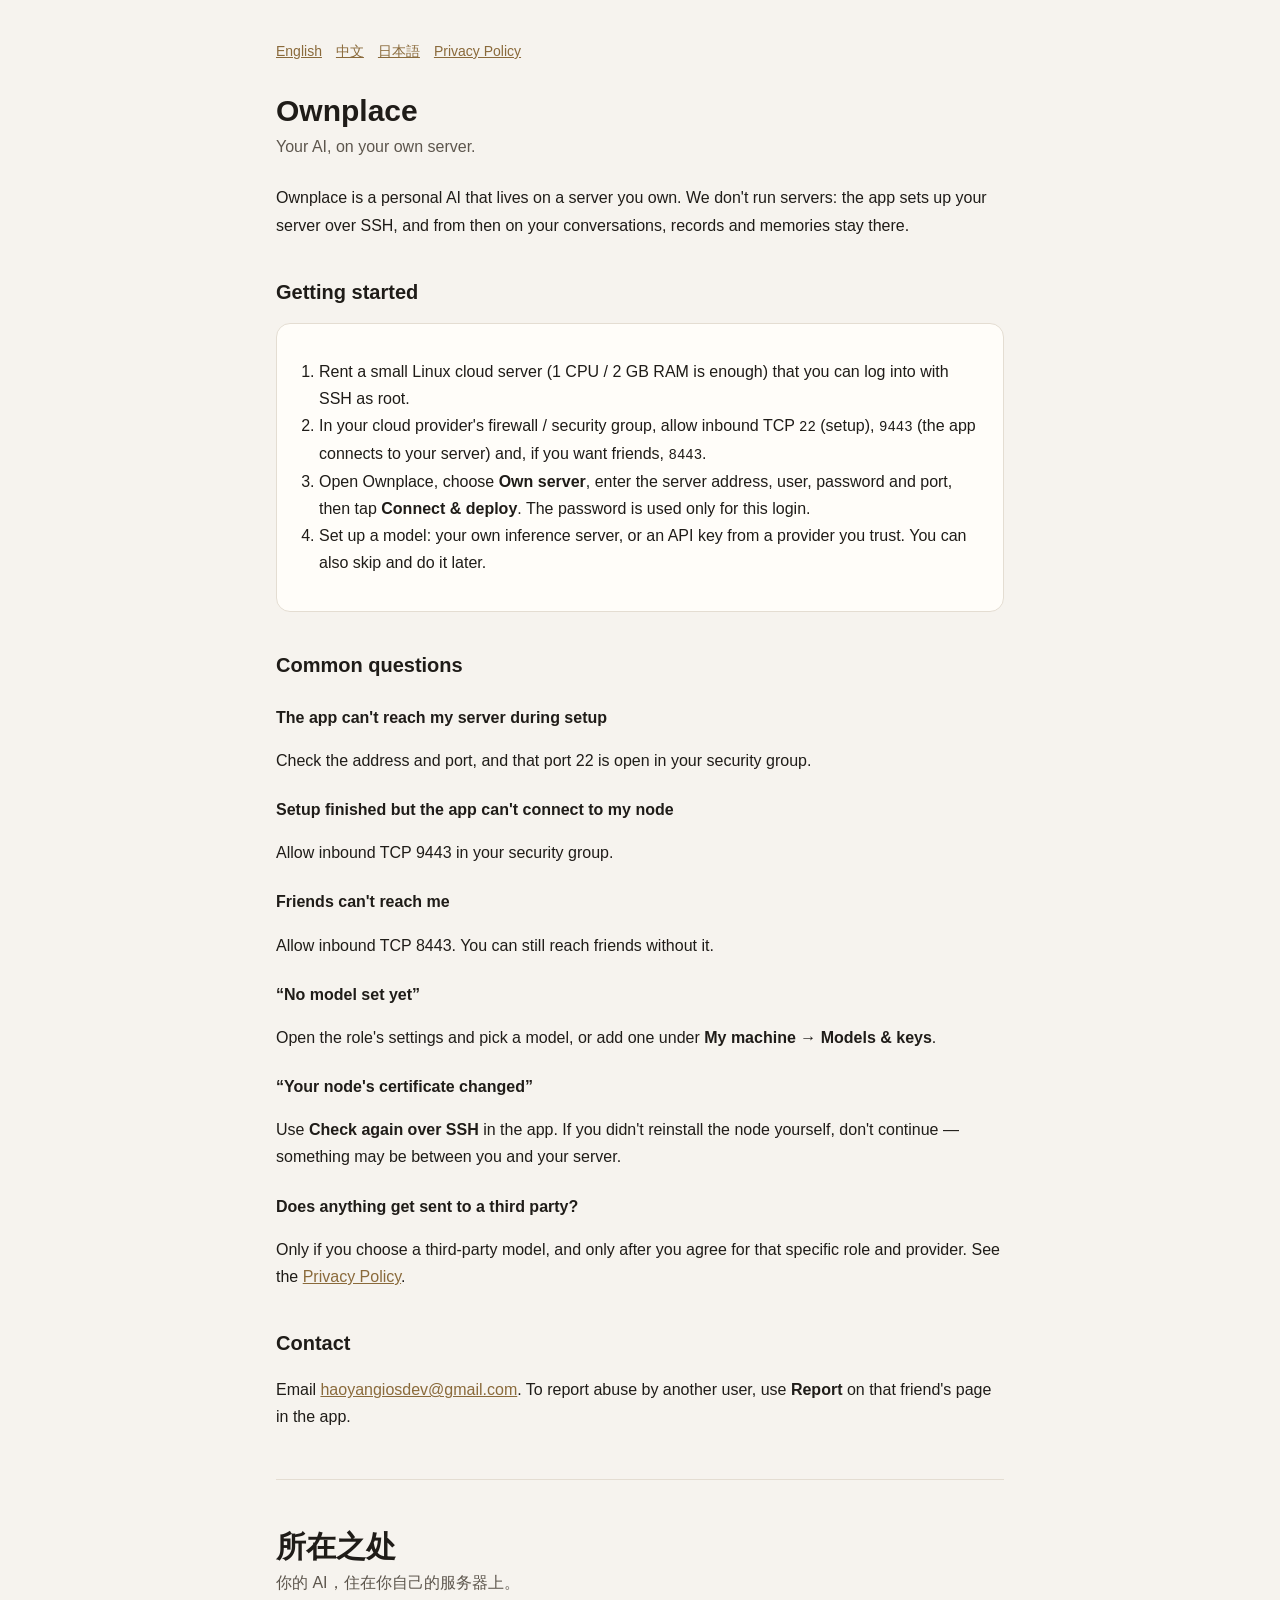
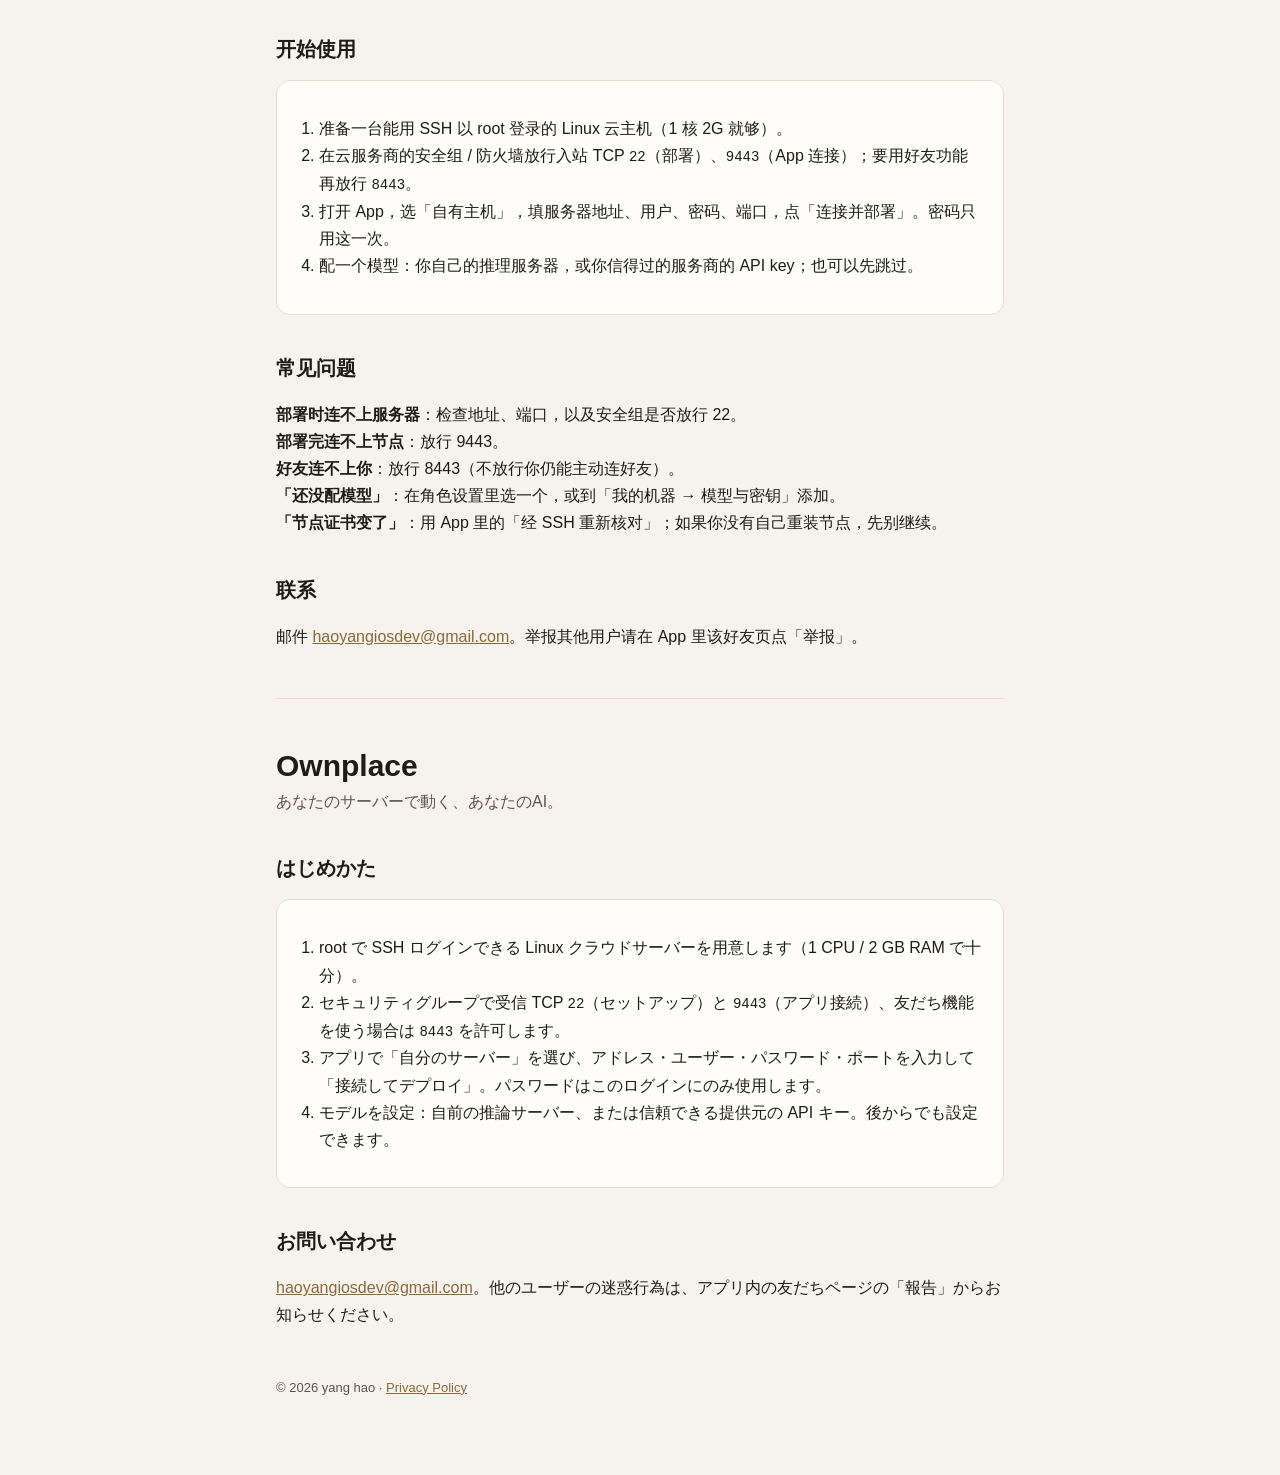
<file: index.html>
<!doctype html>
<html lang="en">
<head>
<meta charset="utf-8">
<meta name="viewport" content="width=device-width, initial-scale=1">
<title>Ownplace Support</title>
<meta name="description" content="Ownplace — your AI, on your own server. Setup help and contact.">
<link rel="stylesheet" href="style.css">
</head>
<body>
<main>
<nav><a href="#en">English</a><a href="#zh">中文</a><a href="#ja">日本語</a><a href="privacy.html">Privacy Policy</a></nav>

<section id="en">
<h1>Ownplace</h1>
<p class="sub">Your AI, on your own server.</p>
<p>Ownplace is a personal AI that lives on a server you own. We don't run servers: the app sets up your server over SSH, and from then on your conversations, records and memories stay there.</p>

<h2>Getting started</h2>
<div class="card"><ol>
<li>Rent a small Linux cloud server (1 CPU / 2 GB RAM is enough) that you can log into with SSH as root.</li>
<li>In your cloud provider's firewall / security group, allow inbound TCP <code>22</code> (setup), <code>9443</code> (the app connects to your server) and, if you want friends, <code>8443</code>.</li>
<li>Open Ownplace, choose <b>Own server</b>, enter the server address, user, password and port, then tap <b>Connect &amp; deploy</b>. The password is used only for this login.</li>
<li>Set up a model: your own inference server, or an API key from a provider you trust. You can also skip and do it later.</li>
</ol></div>

<h2>Common questions</h2>
<h3>The app can't reach my server during setup</h3>
<p>Check the address and port, and that port 22 is open in your security group.</p>
<h3>Setup finished but the app can't connect to my node</h3>
<p>Allow inbound TCP 9443 in your security group.</p>
<h3>Friends can't reach me</h3>
<p>Allow inbound TCP 8443. You can still reach friends without it.</p>
<h3>“No model set yet”</h3>
<p>Open the role's settings and pick a model, or add one under <b>My machine → Models &amp; keys</b>.</p>
<h3>“Your node's certificate changed”</h3>
<p>Use <b>Check again over SSH</b> in the app. If you didn't reinstall the node yourself, don't continue — something may be between you and your server.</p>
<h3>Does anything get sent to a third party?</h3>
<p>Only if you choose a third-party model, and only after you agree for that specific role and provider. See the <a href="privacy.html">Privacy Policy</a>.</p>

<h2>Contact</h2>
<p>Email <a href="mailto:haoyangiosdev@gmail.com">haoyangiosdev@gmail.com</a>. To report abuse by another user, use <b>Report</b> on that friend's page in the app.</p>
</section>

<hr>

<section id="zh" lang="zh-Hans">
<h1>所在之处</h1>
<p class="sub">你的 AI，住在你自己的服务器上。</p>
<h2>开始使用</h2>
<div class="card"><ol>
<li>准备一台能用 SSH 以 root 登录的 Linux 云主机（1 核 2G 就够）。</li>
<li>在云服务商的安全组 / 防火墙放行入站 TCP <code>22</code>（部署）、<code>9443</code>（App 连接）；要用好友功能再放行 <code>8443</code>。</li>
<li>打开 App，选「自有主机」，填服务器地址、用户、密码、端口，点「连接并部署」。密码只用这一次。</li>
<li>配一个模型：你自己的推理服务器，或你信得过的服务商的 API key；也可以先跳过。</li>
</ol></div>
<h2>常见问题</h2>
<p><b>部署时连不上服务器</b>：检查地址、端口，以及安全组是否放行 22。<br>
<b>部署完连不上节点</b>：放行 9443。<br>
<b>好友连不上你</b>：放行 8443（不放行你仍能主动连好友）。<br>
<b>「还没配模型」</b>：在角色设置里选一个，或到「我的机器 → 模型与密钥」添加。<br>
<b>「节点证书变了」</b>：用 App 里的「经 SSH 重新核对」；如果你没有自己重装节点，先别继续。</p>
<h2>联系</h2>
<p>邮件 <a href="mailto:haoyangiosdev@gmail.com">haoyangiosdev@gmail.com</a>。举报其他用户请在 App 里该好友页点「举报」。</p>
</section>

<hr>

<section id="ja" lang="ja">
<h1>Ownplace</h1>
<p class="sub">あなたのサーバーで動く、あなたのAI。</p>
<h2>はじめかた</h2>
<div class="card"><ol>
<li>root で SSH ログインできる Linux クラウドサーバーを用意します（1 CPU / 2 GB RAM で十分）。</li>
<li>セキュリティグループで受信 TCP <code>22</code>（セットアップ）と <code>9443</code>（アプリ接続）、友だち機能を使う場合は <code>8443</code> を許可します。</li>
<li>アプリで「自分のサーバー」を選び、アドレス・ユーザー・パスワード・ポートを入力して「接続してデプロイ」。パスワードはこのログインにのみ使用します。</li>
<li>モデルを設定：自前の推論サーバー、または信頼できる提供元の API キー。後からでも設定できます。</li>
</ol></div>
<h2>お問い合わせ</h2>
<p><a href="mailto:haoyangiosdev@gmail.com">haoyangiosdev@gmail.com</a>。他のユーザーの迷惑行為は、アプリ内の友だちページの「報告」からお知らせください。</p>
</section>

<footer>© 2026 yang hao · <a href="privacy.html">Privacy Policy</a></footer>
</main>
</body>
</html>
</file>
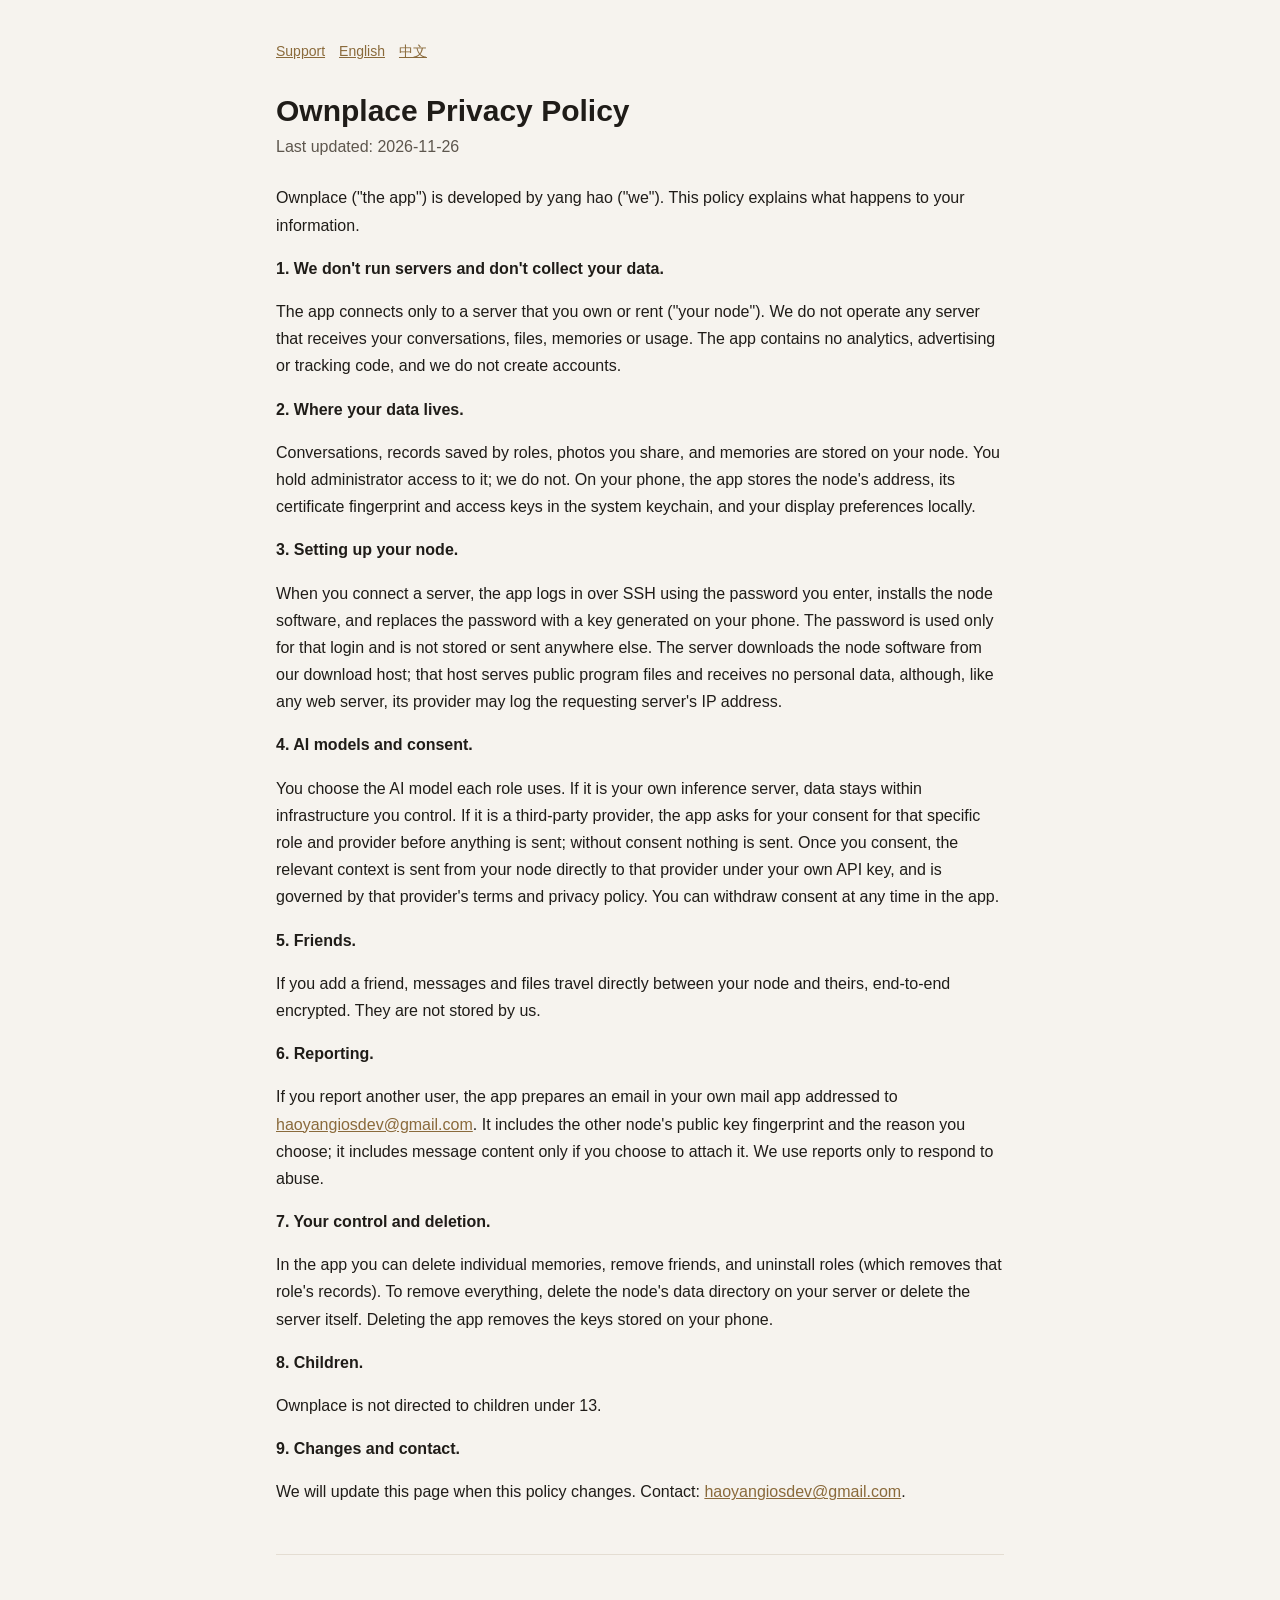
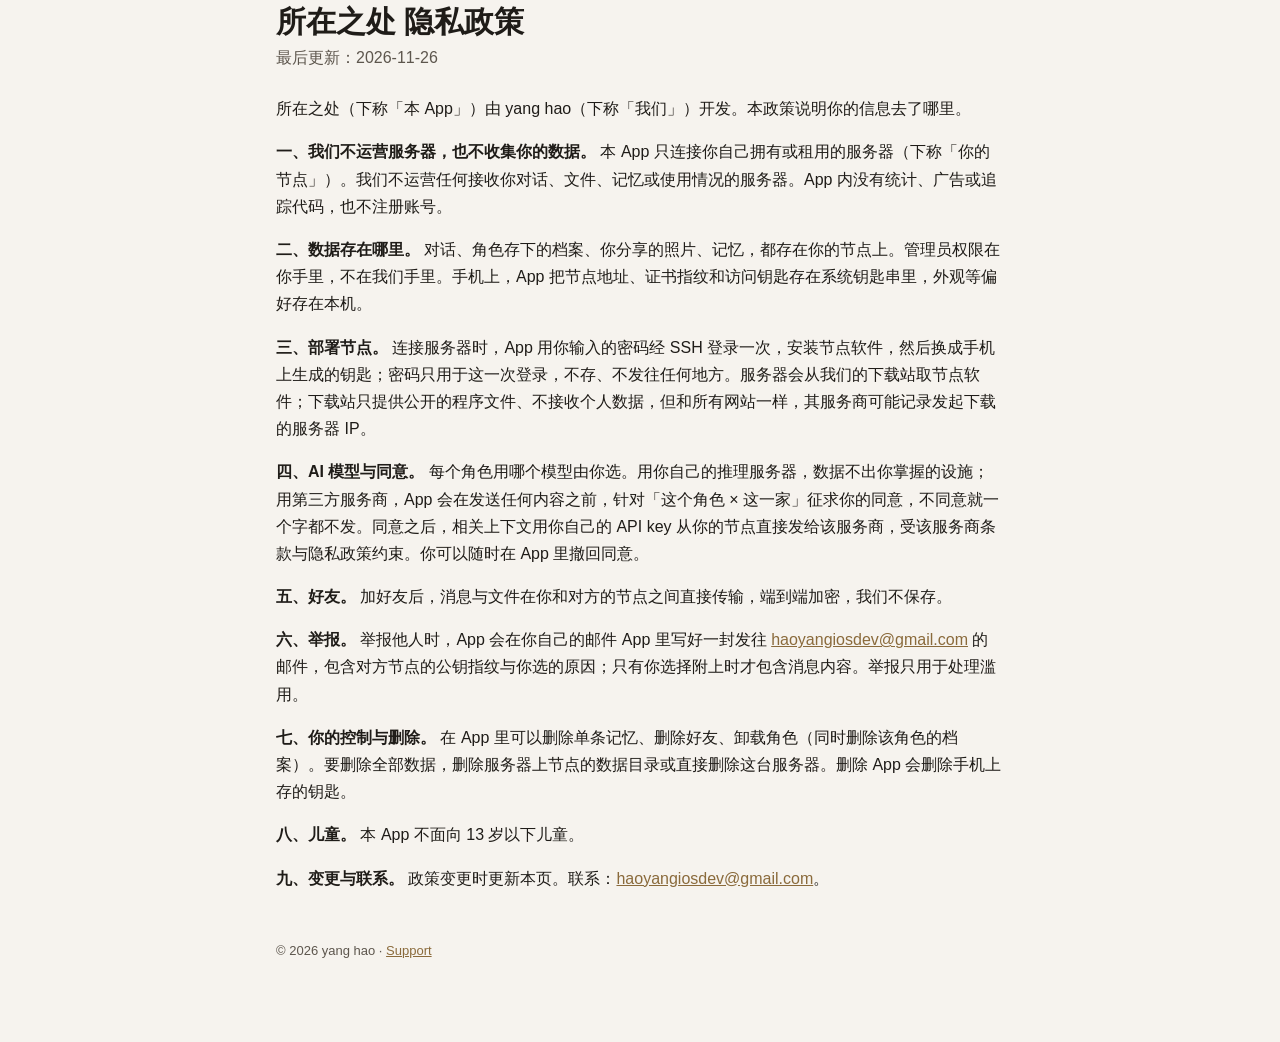
<file: privacy.html>
<!doctype html>
<html lang="en">
<head>
<meta charset="utf-8">
<meta name="viewport" content="width=device-width, initial-scale=1">
<title>Ownplace Privacy Policy</title>
<link rel="stylesheet" href="style.css">
</head>
<body>
<main>
<nav><a href="./">Support</a><a href="#en">English</a><a href="#zh">中文</a></nav>
<section id="en">
<h1>Ownplace Privacy Policy</h1>
<p class="sub">Last updated: 2026-11-26</p>
<p>Ownplace (&quot;the app&quot;) is developed by yang hao (&quot;we&quot;). This policy explains what happens to your information.</p>
<p><b>1. We don&#x27;t run servers and don&#x27;t collect your data.</b></p>
<p>The app connects only to a server that you own or rent (&quot;your node&quot;). We do not operate any server that receives your conversations, files, memories or usage. The app contains no analytics, advertising or tracking code, and we do not create accounts.</p>
<p><b>2. Where your data lives.</b></p>
<p>Conversations, records saved by roles, photos you share, and memories are stored on your node. You hold administrator access to it; we do not. On your phone, the app stores the node&#x27;s address, its certificate fingerprint and access keys in the system keychain, and your display preferences locally.</p>
<p><b>3. Setting up your node.</b></p>
<p>When you connect a server, the app logs in over SSH using the password you enter, installs the node software, and replaces the password with a key generated on your phone. The password is used only for that login and is not stored or sent anywhere else. The server downloads the node software from our download host; that host serves public program files and receives no personal data, although, like any web server, its provider may log the requesting server&#x27;s IP address.</p>
<p><b>4. AI models and consent.</b></p>
<p>You choose the AI model each role uses. If it is your own inference server, data stays within infrastructure you control. If it is a third-party provider, the app asks for your consent for that specific role and provider before anything is sent; without consent nothing is sent. Once you consent, the relevant context is sent from your node directly to that provider under your own API key, and is governed by that provider&#x27;s terms and privacy policy. You can withdraw consent at any time in the app.</p>
<p><b>5. Friends.</b></p>
<p>If you add a friend, messages and files travel directly between your node and theirs, end-to-end encrypted. They are not stored by us.</p>
<p><b>6. Reporting.</b></p>
<p>If you report another user, the app prepares an email in your own mail app addressed to <a href="mailto:haoyangiosdev@gmail.com">haoyangiosdev@gmail.com</a>. It includes the other node&#x27;s public key fingerprint and the reason you choose; it includes message content only if you choose to attach it. We use reports only to respond to abuse.</p>
<p><b>7. Your control and deletion.</b></p>
<p>In the app you can delete individual memories, remove friends, and uninstall roles (which removes that role&#x27;s records). To remove everything, delete the node&#x27;s data directory on your server or delete the server itself. Deleting the app removes the keys stored on your phone.</p>
<p><b>8. Children.</b></p>
<p>Ownplace is not directed to children under 13.</p>
<p><b>9. Changes and contact.</b></p>
<p>We will update this page when this policy changes. Contact: <a href="mailto:haoyangiosdev@gmail.com">haoyangiosdev@gmail.com</a>.</p>
</section>
<hr>
<section id="zh" lang="zh-Hans">
<h1>所在之处 隐私政策</h1>
<p class="sub">最后更新：2026-11-26</p>
<p>所在之处（下称「本 App」）由 yang hao（下称「我们」）开发。本政策说明你的信息去了哪里。</p>
<p><b>一、我们不运营服务器，也不收集你的数据。</b> 本 App 只连接你自己拥有或租用的服务器（下称「你的节点」）。我们不运营任何接收你对话、文件、记忆或使用情况的服务器。App 内没有统计、广告或追踪代码，也不注册账号。</p>
<p><b>二、数据存在哪里。</b> 对话、角色存下的档案、你分享的照片、记忆，都存在你的节点上。管理员权限在你手里，不在我们手里。手机上，App 把节点地址、证书指纹和访问钥匙存在系统钥匙串里，外观等偏好存在本机。</p>
<p><b>三、部署节点。</b> 连接服务器时，App 用你输入的密码经 SSH 登录一次，安装节点软件，然后换成手机上生成的钥匙；密码只用于这一次登录，不存、不发往任何地方。服务器会从我们的下载站取节点软件；下载站只提供公开的程序文件、不接收个人数据，但和所有网站一样，其服务商可能记录发起下载的服务器 IP。</p>
<p><b>四、AI 模型与同意。</b> 每个角色用哪个模型由你选。用你自己的推理服务器，数据不出你掌握的设施；用第三方服务商，App 会在发送任何内容之前，针对「这个角色 × 这一家」征求你的同意，不同意就一个字都不发。同意之后，相关上下文用你自己的 API key 从你的节点直接发给该服务商，受该服务商条款与隐私政策约束。你可以随时在 App 里撤回同意。</p>
<p><b>五、好友。</b> 加好友后，消息与文件在你和对方的节点之间直接传输，端到端加密，我们不保存。</p>
<p><b>六、举报。</b> 举报他人时，App 会在你自己的邮件 App 里写好一封发往 <a href="mailto:haoyangiosdev@gmail.com">haoyangiosdev@gmail.com</a> 的邮件，包含对方节点的公钥指纹与你选的原因；只有你选择附上时才包含消息内容。举报只用于处理滥用。</p>
<p><b>七、你的控制与删除。</b> 在 App 里可以删除单条记忆、删除好友、卸载角色（同时删除该角色的档案）。要删除全部数据，删除服务器上节点的数据目录或直接删除这台服务器。删除 App 会删除手机上存的钥匙。</p>
<p><b>八、儿童。</b> 本 App 不面向 13 岁以下儿童。</p>
<p><b>九、变更与联系。</b> 政策变更时更新本页。联系：<a href="mailto:haoyangiosdev@gmail.com">haoyangiosdev@gmail.com</a>。</p>
</section>
<footer>© 2026 yang hao · <a href="./">Support</a></footer>
</main>
</body>
</html>
</file>
<file: style.css>
:root{--bg:#f6f3ee;--ink:#1f1c18;--ink2:#5d564d;--accent:#8a6a3b;--card:#fffdf9;--line:#e4ddd2}
@media (prefers-color-scheme:dark){:root{--bg:#171512;--ink:#ece6dc;--ink2:#a9a196;--accent:#d2a96a;--card:#1f1c18;--line:#2f2a24}}
*{box-sizing:border-box}body{margin:0;background:var(--bg);color:var(--ink);font:16px/1.7 -apple-system,BlinkMacSystemFont,"Segoe UI","PingFang SC","Hiragino Sans",sans-serif}
main{max-width:760px;margin:0 auto;padding:40px 16px 80px}h1{font-size:30px;line-height:1.25;margin:0 0 4px}h2{font-size:20px;margin:36px 0 8px}h3{font-size:16px;margin:22px 0 4px}
.sub{color:var(--ink2);margin:0 0 24px}a{color:var(--accent)}nav{display:flex;gap:14px;flex-wrap:wrap;font-size:14px;margin-bottom:28px}
.card{background:var(--card);border:1px solid var(--line);border-radius:14px;padding:18px 20px;margin:14px 0}ol,ul{padding-left:22px}hr{border:0;border-top:1px solid var(--line);margin:48px 0}footer{color:var(--ink2);font-size:13px;margin-top:48px}
code{font-family:ui-monospace,Menlo,monospace;font-size:14px}
</file>
